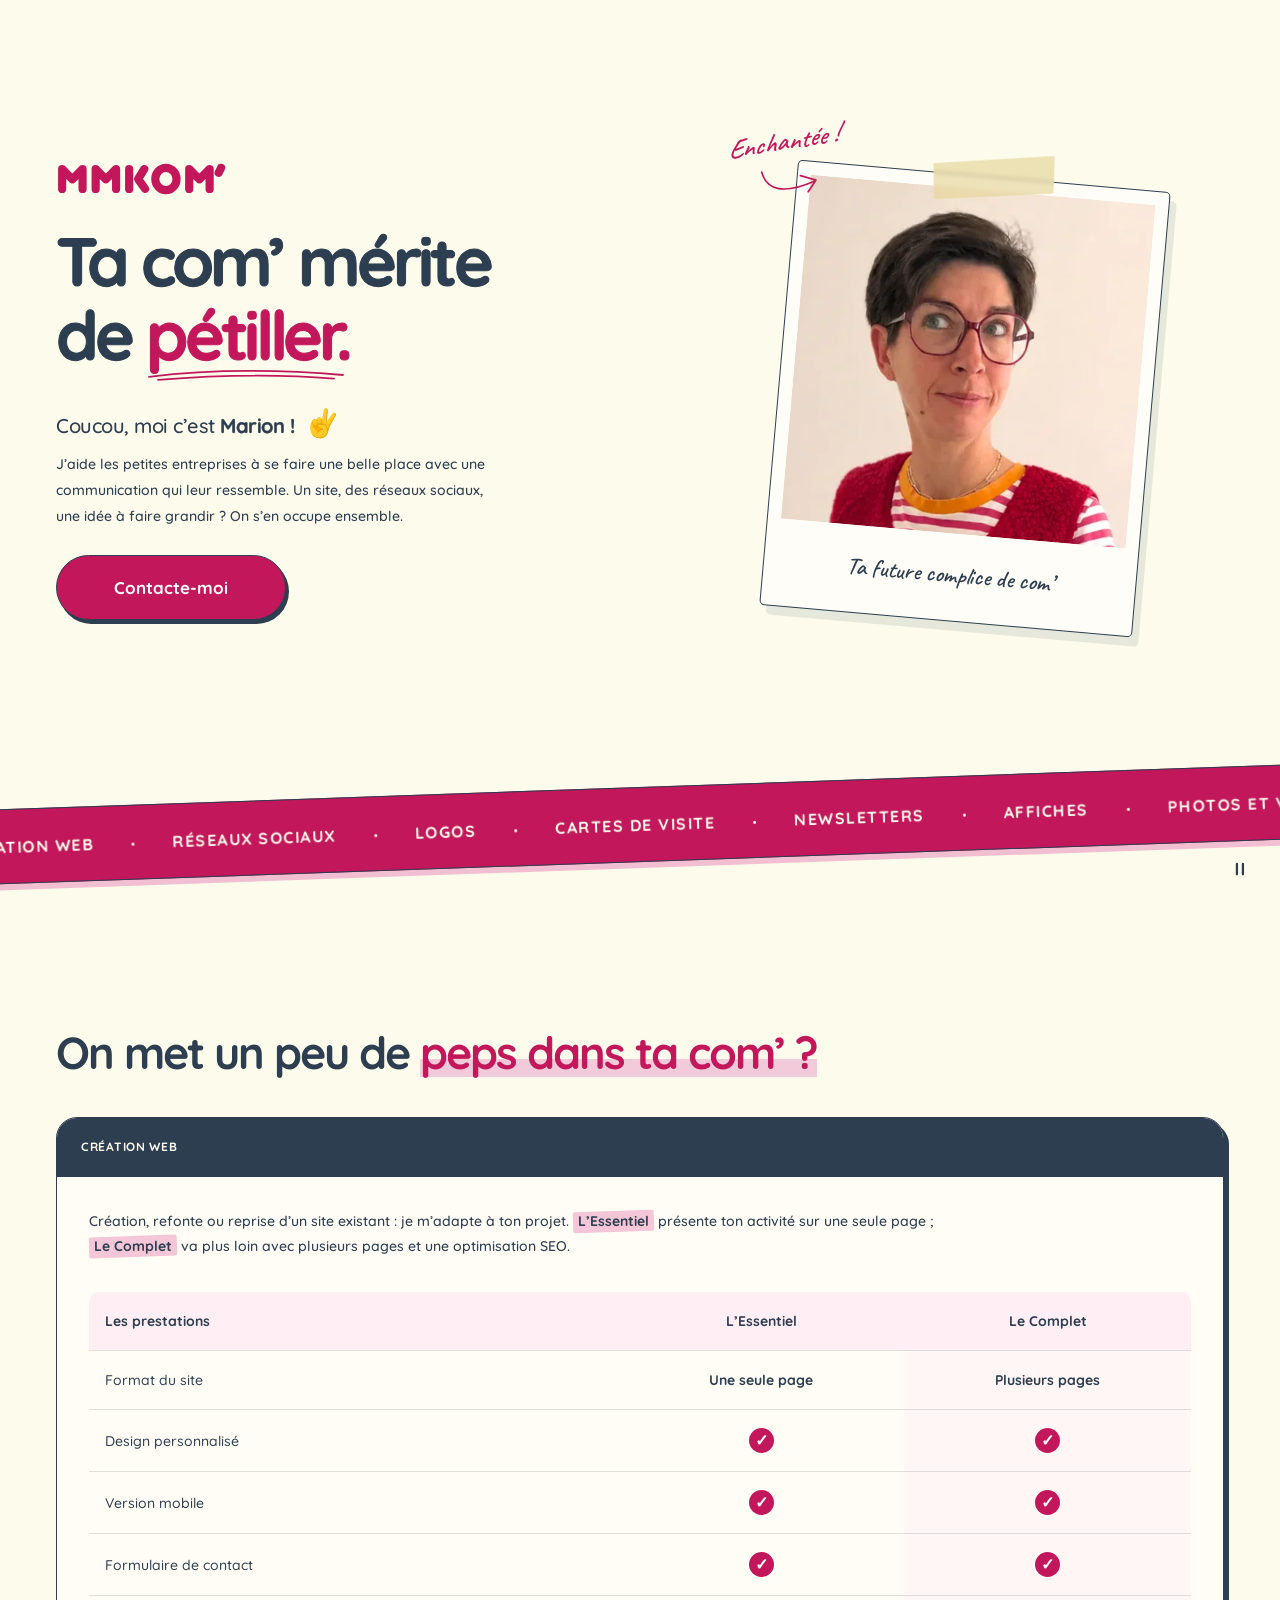
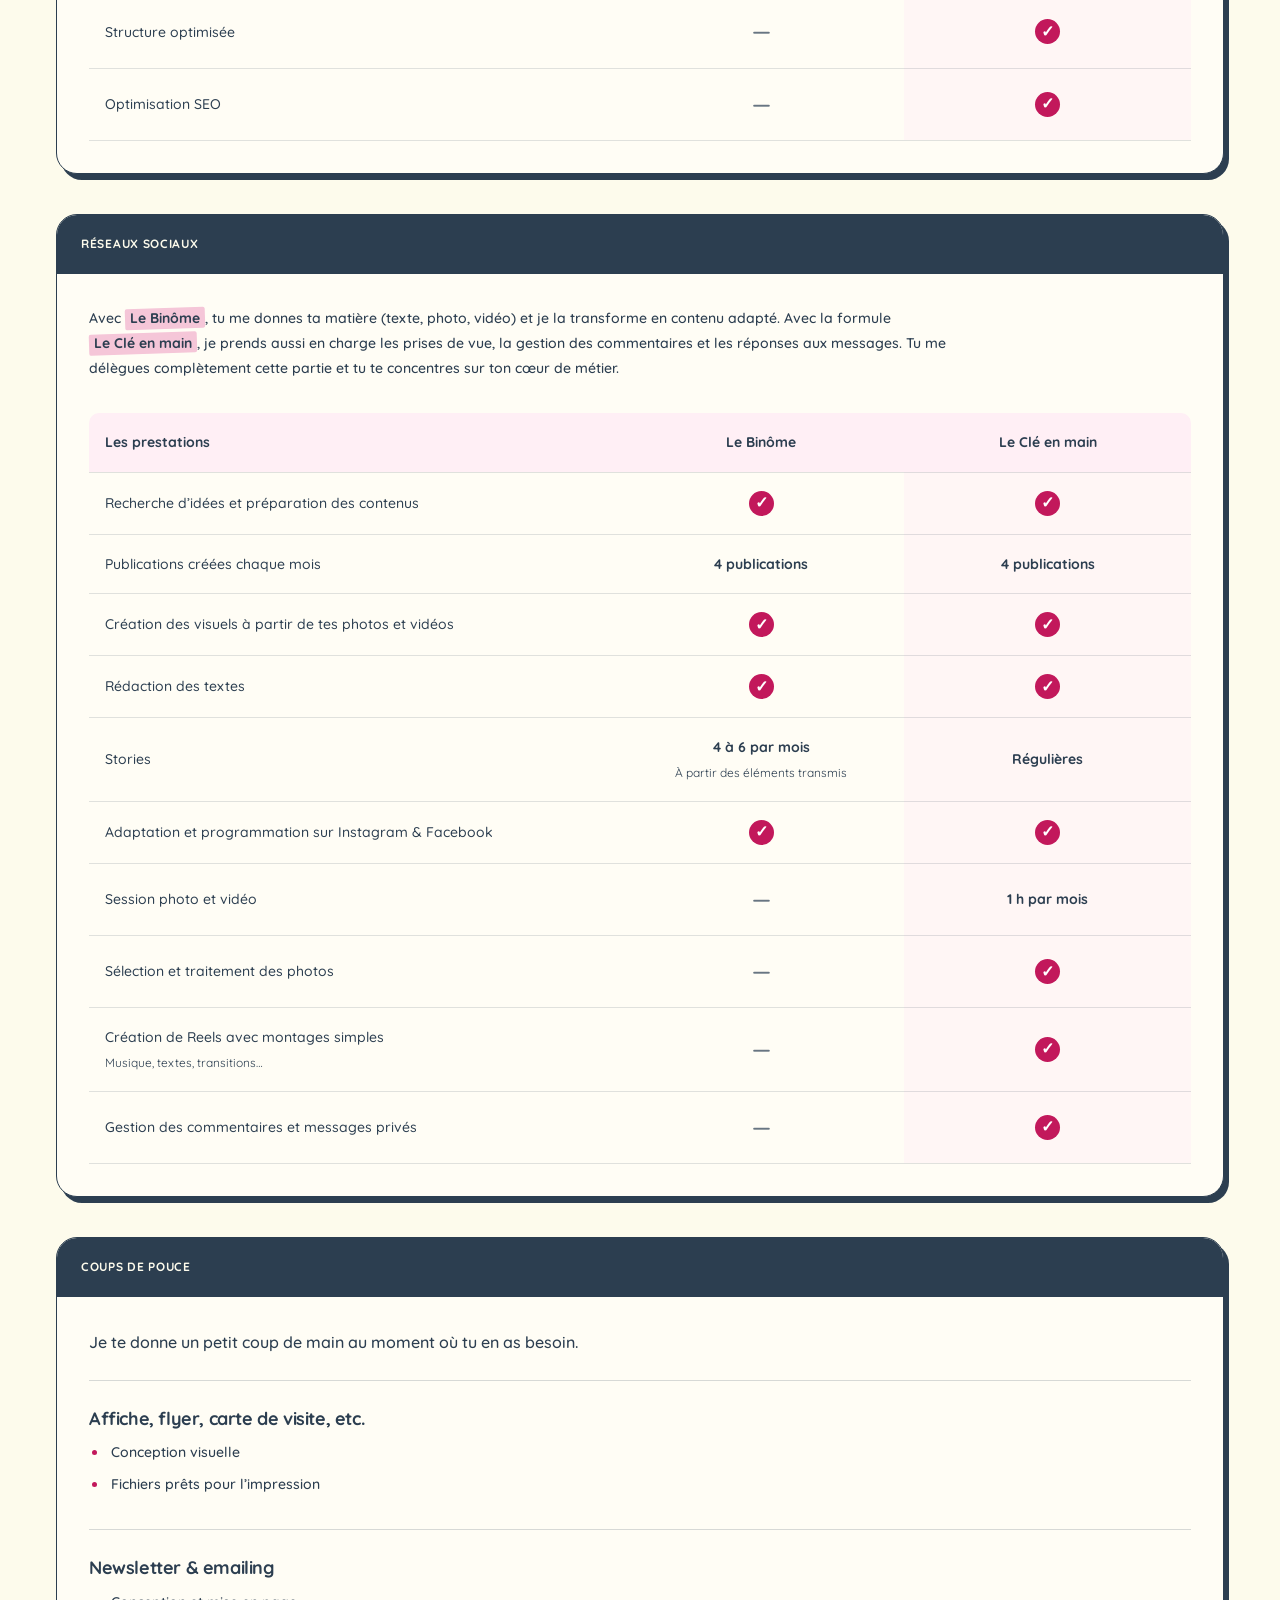
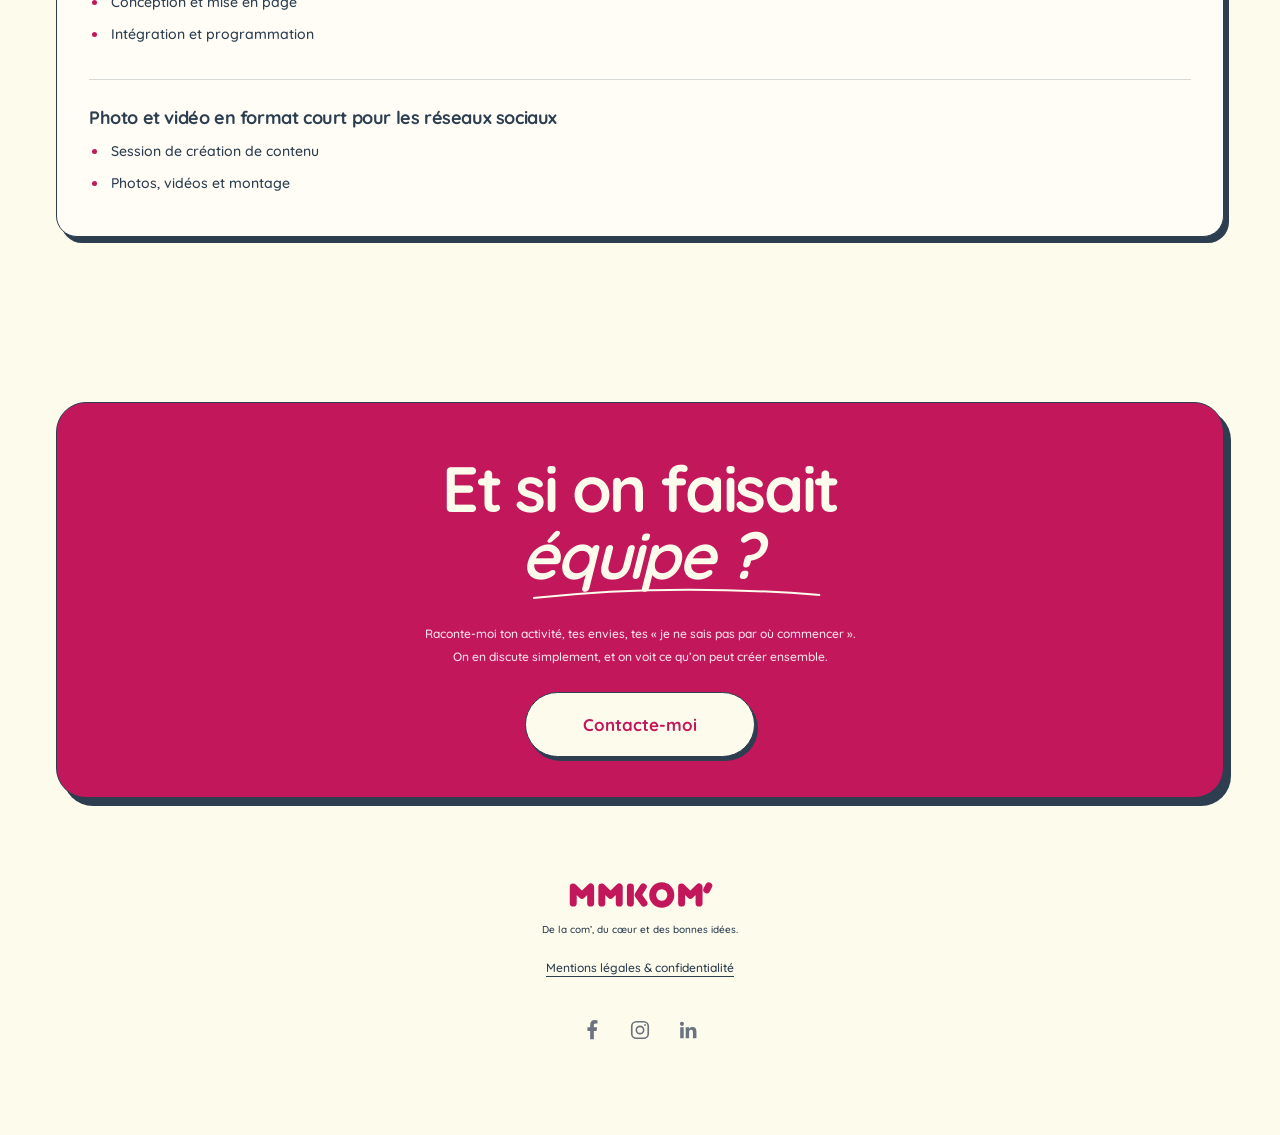
<file: index.html>
<!DOCTYPE html>
<html lang="fr">
<head>
  <meta charset="UTF-8">
  <meta name="viewport" content="width=device-width, initial-scale=1">
  <title>MMKOM'</title>
  <meta name="description" content="Marion accompagne les petites entreprises : création de sites internet, gestion des réseaux sociaux et supports de communication. Parlons de ton projet !">
  <meta name="author" content="Marion Messana Kahlouche — MMKOM'">
  <meta name="robots" content="index, follow, max-image-preview:large">
  <meta name="theme-color" content="#FDFBEC">
  <meta name="color-scheme" content="light">
  <link rel="canonical" href="https://mmkom.fr/">
  <meta property="og:type" content="website">
  <meta property="og:locale" content="fr_FR">
  <meta property="og:site_name" content="MMKOM'">
  <meta property="og:title" content="MMKOM' — Ta com’ mérite de pétiller.">
  <meta property="og:description" content="Sites internet, réseaux sociaux et communication : Marion aide les petites entreprises à se faire une belle place.">
  <meta property="og:url" content="https://mmkom.fr/">
  <meta property="og:image" content="https://mmkom.fr/assets/images/og-mmkom.jpg">
  <meta property="og:image:secure_url" content="https://mmkom.fr/assets/images/og-mmkom.jpg">
  <meta property="og:image:type" content="image/jpeg">
  <meta property="og:image:width" content="1200">
  <meta property="og:image:height" content="630">
  <meta property="og:image:alt" content="MMKOM’ — Ta com’ mérite de pétiller. Création web, communication et réseaux sociaux avec Marion.">
  <meta name="twitter:card" content="summary_large_image">
  <meta name="twitter:title" content="MMKOM' — Ta com’ mérite de pétiller.">
  <meta name="twitter:description" content="Marion, ta complice de communication : sites web, réseaux sociaux et supports de communication.">
  <meta name="twitter:image" content="https://mmkom.fr/assets/images/og-mmkom.jpg">
  <meta name="twitter:image:alt" content="MMKOM’ — Ta com’ mérite de pétiller.">
  <meta name="referrer" content="strict-origin-when-cross-origin">
  <link rel="icon" href="favicon.svg" type="image/svg+xml">
  <link rel="icon" href="assets/icons/favicon-32.png" type="image/png" sizes="32x32">
  <link rel="apple-touch-icon" href="assets/icons/apple-touch-icon.png" sizes="180x180">
  <link rel="manifest" href="site.webmanifest">
  <link rel="preload" href="assets/fonts/quicksand-variable.ttf" as="font" type="font/ttf" crossorigin>
  <link rel="stylesheet" href="style.css">
  <script src="script.js" defer></script>
  <script type="application/ld+json">
  {
    "@context": "https://schema.org",
    "@graph": [
      {
        "@type": "Organization",
        "@id": "https://mmkom.fr/#entreprise",
        "name": "MMKOM'",
        "url": "https://mmkom.fr/",
        "logo": {"@type": "ImageObject", "url": "https://mmkom.fr/assets/icons/company-logo.png", "width": 512, "height": 512},
        "image": "https://mmkom.fr/assets/images/og-mmkom.jpg",
        "email": "mmkom.contact@gmail.com",
        "description": "Création de sites internet, gestion des réseaux sociaux et supports de communication pour les petites entreprises.",
        "founder": {"@type": "Person", "name": "Marion Messana Kahlouche"},
        "contactPoint": {"@type": "ContactPoint", "email": "mmkom.contact@gmail.com", "contactType": "Renseignements et projets", "availableLanguage": "French"},
        "hasOfferCatalog": {"@type": "OfferCatalog", "name": "Prestations de communication", "itemListElement": [
          {"@type": "Offer", "itemOffered": {"@type": "Service", "name": "Création de sites internet"}},
          {"@type": "Offer", "itemOffered": {"@type": "Service", "name": "Gestion des réseaux sociaux"}},
          {"@type": "Offer", "itemOffered": {"@type": "Service", "name": "Supports de communication, newsletters, photos et vidéos"}}
        ]}
      },
      {"@type": "WebSite", "@id": "https://mmkom.fr/#site", "url": "https://mmkom.fr/", "name": "MMKOM'", "inLanguage": "fr-FR", "publisher": {"@id": "https://mmkom.fr/#entreprise"}},
      {"@type": "WebPage", "@id": "https://mmkom.fr/#page", "url": "https://mmkom.fr/", "name": "MMKOM'", "inLanguage": "fr-FR", "isPartOf": {"@id": "https://mmkom.fr/#site"}, "about": {"@id": "https://mmkom.fr/#entreprise"}}
    ]
  }
  </script>
</head>
<body>
<a class="skip-link" href="#main">Aller au contenu</a>
<main id="main"><div class="first-screen"><section class="hero section-width" id="marion" aria-labelledby="hero-title"><div class="hero-copy"><a class="logo hero-logo" href="https://mmkom.fr" aria-label="MMKom’, accueil"><img src="logo.svg" alt="MMKom’" width="416" height="82"></a><h1 id="hero-title">Ta com’ mérite<br>de <span class="pink">pétiller.</span></h1><p class="hero-intro">Coucou, moi c’est <strong>Marion !</strong> <span class="wave" aria-hidden="true">✌</span></p><p class="hero-description">J’aide les petites entreprises à se faire une belle place avec une communication qui leur ressemble. Un site, des réseaux sociaux, une idée à faire grandir ? On s’en occupe ensemble.</p><a class="button hero-cta" href="mailto:mmkom.contact@gmail.com">Contacte-moi</a></div>
<div class="hero-visual"><div class="photo-card"><span class="tape" aria-hidden="true"></span><div class="portrait-placeholder"><picture><source type="image/webp" srcset="assets/images/marion-400.webp 400w, assets/images/marion-800.webp 800w, assets/images/marion-1200.webp 1200w" sizes="(max-width: 760px) min(290px, calc(100vw - 80px)), (max-width: 1050px) 36vw, 348px"><img class="marion-photo" src="assets/images/marion-800.jpg" srcset="assets/images/marion-400.jpg 400w, assets/images/marion-800.jpg 800w, assets/images/marion-1200.jpg 1200w" sizes="(max-width: 760px) min(290px, calc(100vw - 80px)), (max-width: 1050px) 36vw, 348px" alt="Marion Messana Kahlouche, fondatrice de MMKOM’" width="800" height="800" fetchpriority="high" decoding="async"></picture></div><p>Ta future complice de com’</p></div><div class="hello-sticker" aria-hidden="true">Enchantée !<svg viewBox="0 0 70 40"><path d="M3 4q4 34 59 20m-15-9 17 8-11 12"/></svg></div></div></section>
<div class="ribbon-shell">
<div class="ribbon" role="img" aria-label="Création web, réseaux sociaux, logos, cartes de visite, newsletters, affiches, photos et vidéos"><div class="ribbon-track" aria-hidden="true"><div class="ribbon-group"><span>CRÉATION WEB</span><i>·</i><span>RÉSEAUX SOCIAUX</span><i>·</i><span>LOGOS</span><i>·</i><span>CARTES DE VISITE</span><i>·</i><span>NEWSLETTERS</span><i>·</i><span>AFFICHES</span><i>·</i><span>PHOTOS ET VIDÉOS</span><i>·</i></div><div class="ribbon-group"><span>CRÉATION WEB</span><i>·</i><span>RÉSEAUX SOCIAUX</span><i>·</i><span>LOGOS</span><i>·</i><span>CARTES DE VISITE</span><i>·</i><span>NEWSLETTERS</span><i>·</i><span>AFFICHES</span><i>·</i><span>PHOTOS ET VIDÉOS</span><i>·</i></div></div></div>
<button type="button" class="ribbon-toggle" aria-pressed="false" aria-label="Mettre le bandeau en pause" title="Mettre le bandeau en pause" hidden><svg class="pause-icon" viewBox="0 0 24 24" width="18" height="18" aria-hidden="true"><path d="M8 5v14M16 5v14" fill="none" stroke="currentColor" stroke-width="3" stroke-linecap="round"/></svg><svg class="play-icon" viewBox="0 0 24 24" width="18" height="18" aria-hidden="true"><path d="m8 5 11 7-11 7Z" fill="currentColor"/></svg></button>
</div>
</div>
<section class="services section-width" id="prestations" aria-labelledby="services-title"><div class="section-heading"><div><h2 id="services-title">On met un peu de <span class="marker">peps dans ta com’ ?</span></h2></div></div><div class="service-grid">
<article class="service-card web-card">
  <h3 class="card-band" id="web-title">CRÉATION WEB</h3>
  <div class="card-body web-comparison">
    <p class="comparison-intro">Création, refonte ou reprise d’un site existant : je m’adapte à ton projet. <strong class="formula-name">L’Essentiel</strong> présente ton activité sur une seule page ; <strong class="formula-name">Le Complet</strong> va plus loin avec plusieurs pages et une optimisation SEO.</p>
    <table class="comparison-table" aria-label="Comparatif des formules de création web">
      <colgroup><col class="feature-column"><col><col></colgroup>
      <thead><tr><th scope="col">Les prestations</th><th scope="col">L’Essentiel</th><th scope="col">Le Complet</th></tr></thead>
      <tbody>
        <tr><th scope="row">Format du site</th><td><strong>Une seule page</strong></td><td><strong>Plusieurs pages</strong></td></tr>
        <tr><th scope="row">Design personnalisé</th><td><span class="included" aria-label="Inclus">✓</span></td><td><span class="included" aria-label="Inclus">✓</span></td></tr>
        <tr><th scope="row">Version mobile</th><td><span class="included" aria-label="Inclus">✓</span></td><td><span class="included" aria-label="Inclus">✓</span></td></tr>
        <tr><th scope="row">Formulaire de contact</th><td><span class="included" aria-label="Inclus">✓</span></td><td><span class="included" aria-label="Inclus">✓</span></td></tr>
        <tr><th scope="row">Structure optimisée</th><td><span class="not-included" aria-label="Non inclus">—</span></td><td><span class="included" aria-label="Inclus">✓</span></td></tr>
        <tr><th scope="row">Optimisation SEO</th><td><span class="not-included" aria-label="Non inclus">—</span></td><td><span class="included" aria-label="Inclus">✓</span></td></tr>
      </tbody>
    </table>
  </div>
</article>
<article class="service-card social-card">
  <h3 class="card-band" id="social-title">RÉSEAUX SOCIAUX</h3>
  <div class="card-body social-comparison">
    <p class="comparison-intro">Avec <strong class="formula-name">Le Binôme</strong>, tu me donnes ta matière (texte, photo, vidéo) et je la transforme en contenu adapté. Avec la formule <span class="formula-nowrap"><strong class="formula-name">Le Clé en main</strong>,</span> je prends aussi en charge les prises de vue, la gestion des commentaires et les réponses aux messages. Tu me délègues complètement cette partie et tu te concentres sur ton cœur de métier.</p>
    <table class="comparison-table" aria-label="Comparatif des accompagnements réseaux sociaux">
      <colgroup><col class="feature-column"><col><col></colgroup>
      <thead><tr><th scope="col">Les prestations</th><th scope="col">Le Binôme</th><th scope="col">Le Clé en main</th></tr></thead>
      <tbody>
        <tr><th scope="row">Recherche d’idées et préparation des contenus</th><td><span class="included" aria-label="Inclus">✓</span></td><td><span class="included" aria-label="Inclus">✓</span></td></tr>
        <tr><th scope="row">Publications créées chaque mois</th><td><strong>4 publications</strong></td><td><strong>4 publications</strong></td></tr>
        <tr><th scope="row">Création des visuels à partir de tes photos et vidéos</th><td><span class="included" aria-label="Inclus">✓</span></td><td><span class="included" aria-label="Inclus">✓</span></td></tr>
        <tr><th scope="row">Rédaction des textes</th><td><span class="included" aria-label="Inclus">✓</span></td><td><span class="included" aria-label="Inclus">✓</span></td></tr>
        <tr><th scope="row">Stories</th><td><strong>4 à 6 par mois</strong><span class="cell-note">À partir des éléments transmis</span></td><td><strong>Régulières</strong></td></tr>
        <tr><th scope="row">Adaptation et programmation sur Instagram & Facebook</th><td><span class="included" aria-label="Inclus">✓</span></td><td><span class="included" aria-label="Inclus">✓</span></td></tr>
        <tr><th scope="row">Session photo et vidéo</th><td><span class="not-included" aria-label="Non inclus">—</span></td><td><strong>1 h par mois</strong></td></tr>
        <tr><th scope="row">Sélection et traitement des photos</th><td><span class="not-included" aria-label="Non inclus">—</span></td><td><span class="included" aria-label="Inclus">✓</span></td></tr>
        <tr><th scope="row">Création de Reels avec montages simples<span class="cell-note">Musique, textes, transitions…</span></th><td><span class="not-included" aria-label="Non inclus">—</span></td><td><span class="included" aria-label="Inclus">✓</span></td></tr>
        <tr><th scope="row">Gestion des commentaires et messages privés</th><td><span class="not-included" aria-label="Non inclus">—</span></td><td><span class="included" aria-label="Inclus">✓</span></td></tr>
      </tbody>
    </table>
  </div>
</article>
<article class="service-card boost-card">
  <h3 class="card-band" id="boost-title">COUPS DE POUCE</h3>
  <div class="card-body">
    <p class="service-description">Je te donne un petit coup de main au moment où tu en as besoin.</p>
    <section class="offer"><h4>Affiche, flyer, carte de visite, etc.</h4><ul><li>Conception visuelle</li><li>Fichiers prêts pour l’impression</li></ul></section>
    <section class="offer"><h4>Newsletter & emailing</h4><ul><li>Conception et mise en page</li><li>Intégration et programmation</li></ul></section>
    <section class="offer"><h4>Photo et vidéo en format court pour les réseaux sociaux</h4><ul><li>Session de création de contenu</li><li>Photos, vidéos et montage</li></ul></section>
  </div>
</article>
</div></section>
<section class="contact section-width" id="contact" aria-labelledby="contact-title"><div class="contact-inner"><h2 id="contact-title">Et si on faisait<br><span>équipe ?</span><svg viewBox="0 0 300 18" aria-hidden="true"><path d="M4 12Q140-3 291 9"/></svg></h2><p>Raconte-moi ton activité, tes envies, tes « je ne sais pas par où commencer ».<br>On en discute simplement, et on voit ce qu’on peut créer ensemble.</p><a class="button button-cream" id="contact-button" href="mailto:mmkom.contact@gmail.com">Contacte-moi</a><span class="contact-spark" aria-hidden="true">✧</span></div></section></main>
<footer class="site-footer section-width"><a class="logo" href="https://mmkom.fr" aria-label="MMKom’, accueil"><img src="logo.svg" alt="MMKom’" width="416" height="82" loading="lazy"></a><p>De la com’, du cœur et des bonnes idées.</p><a class="legal-link" href="mentions-legales.html">Mentions légales & confidentialité</a><div class="footer-socials"><a class="footer-social-link" href="https://www.facebook.com/people/MMKom/61596401520203/" target="_blank" rel="noopener noreferrer" aria-label="Facebook — Marion"><svg width="22" height="22" viewBox="0 0 24 24" fill="currentColor" aria-hidden="true"><path d="M14 22v-9h3l.5-4H14V7c0-1.2.3-2 2-2h2V1.4A25 25 0 0 0 15 1c-3 0-5 1.8-5 5v3H7v4h3v9z"/></svg></a><a class="footer-social-link" aria-label="Instagram — @mmkom_vercors" href="https://www.instagram.com/mmkom_vercors/" target="_blank" rel="noopener noreferrer"><svg width="22" height="22" viewBox="0 0 24 24" fill="none" stroke="currentColor" stroke-width="1.8" aria-hidden="true"><rect x="3" y="3" width="18" height="18" rx="5"/><circle cx="12" cy="12" r="4"/><circle cx="17.5" cy="6.5" r="1" fill="currentColor" stroke="none"/></svg></a><a class="footer-social-link" href="https://www.linkedin.com/in/marionmessana/" target="_blank" rel="noopener noreferrer" aria-label="LinkedIn — Marion Messana"><svg width="22" height="22" viewBox="0 0 24 24" fill="currentColor" aria-hidden="true"><path d="M5.4 7.5a2.2 2.2 0 1 0 0-4.4 2.2 2.2 0 0 0 0 4.4ZM3.5 9h3.8v12H3.5zM9.5 9h3.6v1.6h.1c.5-.9 1.7-1.9 3.5-1.9 3.8 0 4.5 2.4 4.5 5.5V21h-3.8v-6c0-1.4 0-3.2-2-3.2s-2.2 1.5-2.2 3.1V21H9.5z"/></svg></a></div></footer>
<dialog id="contact-dialog" data-contact-popup aria-labelledby="dialog-title" aria-describedby="dialog-description">
  <button class="dialog-close" type="button" aria-label="Fermer la fenêtre de contact">×</button>
  <h2 id="dialog-title">Parlons de ton projet !</h2>
  <p id="dialog-description">Une première discussion, sans engagement.<br>Juste toi et moi.</p>
  <input class="contact-email" type="text" value="mmkom.contact@gmail.com" readonly aria-label="Adresse email de Marion, sélectionnable pour copier" spellcheck="false" autocomplete="off">
</dialog></body></html>
</file>
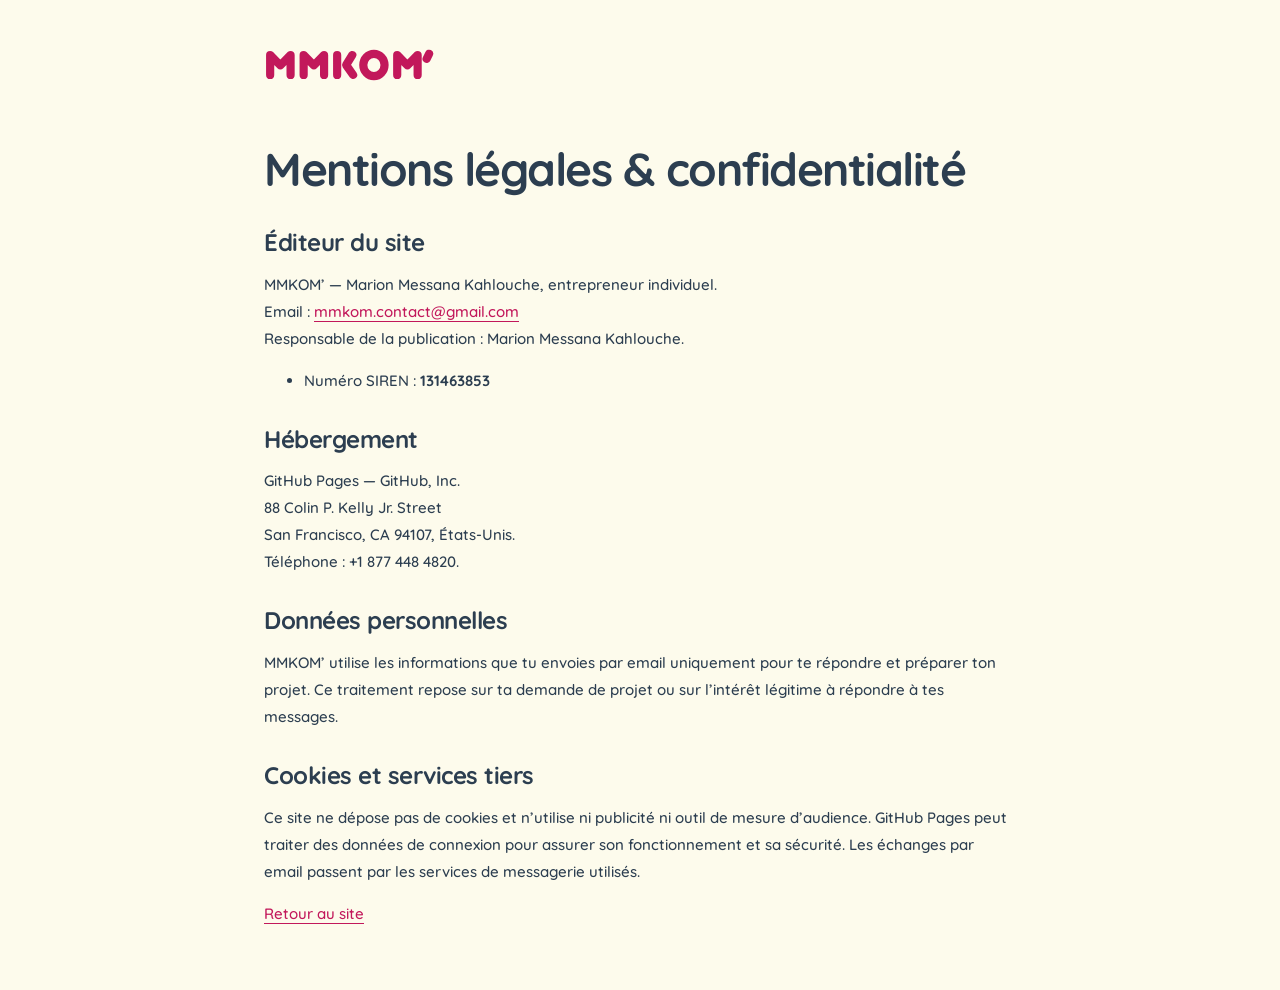
<file: mentions-legales.html>
<!DOCTYPE html>
<html lang="fr">
<head><meta charset="UTF-8"><meta name="viewport" content="width=device-width, initial-scale=1"><title>Mentions légales & confidentialité — MMKOM'</title><meta name="robots" content="noindex, follow"><meta name="description" content="Éditeur, hébergement et protection des données personnelles du site MMKOM’."><link rel="canonical" href="https://mmkom.fr/mentions-legales.html"><link rel="icon" href="favicon.svg"><link rel="stylesheet" href="style.css"></head>
<body><a class="skip-link" href="#main">Aller au contenu</a><main id="main" class="legal-page"><a class="logo" href="./" aria-label="MMKom’, retour à l’accueil"><img src="logo.svg" width="416" height="82" alt="MMKom’"></a><h1>Mentions légales & confidentialité</h1>
<h2>Éditeur du site</h2>
<p>MMKOM’ — Marion Messana Kahlouche, entrepreneur individuel.<br>Email : <a href="mailto:mmkom.contact@gmail.com">mmkom.contact@gmail.com</a><br>Responsable de la publication : Marion Messana Kahlouche.</p>
<ul><li>Numéro SIREN : <strong>131463853</strong></li></ul>
<h2>Hébergement</h2>
<p>GitHub Pages — GitHub, Inc.<br>
88 Colin P. Kelly Jr. Street<br>
San Francisco, CA 94107, États-Unis.<br>
Téléphone : +1 877 448 4820.</p>
<h2>Données personnelles</h2><p>MMKOM’ utilise les informations que tu envoies par email uniquement pour te répondre et préparer ton projet. Ce traitement repose sur ta demande de projet ou sur l’intérêt légitime à répondre à tes messages.</p>
<h2>Cookies et services tiers</h2><p>Ce site ne dépose pas de cookies et n’utilise ni publicité ni outil de mesure d’audience. GitHub Pages peut traiter des données de connexion pour assurer son fonctionnement et sa sécurité. Les échanges par email passent par les services de messagerie utilisés.</p>
<p><a href="./">Retour au site</a></p></main></body></html>
</file>
<file: style.css>
:root{--pink:#C2185B;--blush:#FFEFF5;--ink:#2C3E50;--cream:#FDFBEC;--line:#e7d8db;--font:'Quicksand','Canva Sans',sans-serif}*{box-sizing:border-box}html{scroll-behavior:smooth;scroll-padding-top:30px}body{margin:0;background:var(--cream);color:var(--ink);font-family:var(--font);font-size:15px;-webkit-font-smoothing:antialiased}a{color:inherit}button{font:inherit}a,button,summary{-webkit-tap-highlight-color:transparent}button,a,summary{touch-action:manipulation}a:focus-visible,button:focus-visible,summary:focus-visible{outline:3px solid var(--pink);outline-offset:6px}::selection{background:var(--pink);color:white}.section-width{width:min(1180px,calc(100% - 112px));margin-inline:auto}.site-header{max-width:1440px;margin:auto;padding:30px 56px;display:flex;align-items:center;justify-content:space-between;border-bottom:1px solid #2c3e5014}.logo{text-decoration:none;font-size:33px;font-weight:900;letter-spacing:-2px;color:var(--pink);display:inline-flex;align-items:baseline;position:relative}.logo>span{font-size:42px;line-height:.7}.logo i{width:7px;height:7px;border-radius:50%;background:var(--pink);margin-left:5px}.site-header nav{display:flex;align-items:center;gap:35px}.site-header nav>a:not(.button){font-size:12px;font-weight:550;text-decoration:none}.site-header nav>a:not(.button):hover{color:var(--pink)}.button{border:1px solid var(--pink);background:var(--pink);color:white;text-decoration:none;display:inline-flex;justify-content:center;align-items:center;gap:26px;min-height:53px;padding:15px 23px;border-radius:7px;font-size:12px;font-weight:650;cursor:pointer;transition:transform .2s,box-shadow .2s}.button>span{font-size:23px;font-weight:400;line-height:1}.button:hover{transform:translateY(-3px);box-shadow:4px 5px 0 #2c3e5020}.button-small{min-height:43px;padding:10px 18px;font-size:12px;gap:22px}.hero{display:grid;grid-template-columns:1.13fr 1fr;gap:65px;align-items:center;padding-top:79px;padding-bottom:91px}.eyebrow{font-size:9px;letter-spacing:1.65px;font-weight:750;line-height:1.8}.hero .eyebrow{display:flex;align-items:center;gap:9px;letter-spacing:1.1px}.little-spark{font-size:23px;color:var(--pink);line-height:1}h1{font-size:clamp(50px,5.3vw,76px);font-weight:850;letter-spacing:-4.1px;line-height:1.1;margin:24px 0 28px}.pink{color:var(--pink)}.highlight{position:relative;color:var(--pink);display:inline-block}.highlight svg{position:absolute;bottom:-12px;left:-3px;width:103%;height:21px;fill:none;stroke:var(--pink);stroke-width:3;stroke-linecap:round}.hero-intro{font-size:20px;margin:32px 0 12px;letter-spacing:-.5px}.hero-intro strong{font-weight:750}.wave{color:var(--pink);display:inline-block;transform:rotate(15deg);font-size:28px;margin-left:5px}.hero-description{max-width:435px;font-size:14px;line-height:1.85;margin:0 0 25px}.hero-footnote{font-size:10px;margin:17px 0 0;color:#5b6670}.hero-footnote span{font-size:16px;margin-right:5px;color:var(--pink)}.hero-visual{position:relative;max-width:425px;width:100%;justify-self:center;padding:15px 18px 0}.photo-card{position:relative;background:#fffdf8;padding:13px 13px 0;box-shadow:0 8px 25px #54233114;transform:rotate(5deg);border:1px solid #e8e1d4}.portrait-placeholder{height:345px;background:#f5c9d9;position:relative;overflow:hidden;display:flex;justify-content:center;align-items:flex-end}.portrait{width:100%;height:100%;position:absolute;bottom:0;opacity:.9}.portrait-dot{position:absolute;border:1px solid #c2185b38;border-radius:50%;width:230px;height:230px}.dot-one{top:-110px;right:-75px}.dot-two{left:-126px;bottom:0;width:260px;height:260px}.photo-label{z-index:1;background:#fff8f0e8;padding:8px 13px;font-size:8px;letter-spacing:1.6px;margin-bottom:17px;border-radius:3px}.photo-card>p{text-align:center;font-size:13px;font-weight:550;padding:2px 0 7px;letter-spacing:-.3px}.photo-card>p span{font-size:22px;margin-left:10px;color:var(--pink)}.tape{position:absolute;top:-14px;left:36%;width:110px;height:33px;background:#f4e7b8a6;transform:rotate(-9deg);z-index:2;backdrop-filter:blur(2px);clip-path:polygon(2% 0,99% 4%,96% 100%,0 92%)}.flower{width:100px;height:100px;color:var(--pink)}.flower-top{position:absolute;right:-24px;top:-26px;z-index:3;transform:rotate(15deg)}.round-sticker{position:absolute;left:-32px;bottom:-17px;width:116px;height:116px;background:var(--pink);color:var(--cream);border-radius:50%;display:flex;flex-direction:column;justify-content:center;align-items:center;gap:5px;transform:rotate(-12deg);border:1px dashed #ffeff58c;outline:6px solid var(--pink);font-size:11px}.round-sticker b{font-size:17px;letter-spacing:-.5px}.hello-sticker{position:absolute;top:-20px;left:-28px;font-size:16px;font-style:italic;font-weight:550;transform:rotate(-9deg);color:var(--pink)}.hello-sticker svg{width:60px;height:40px;display:block;margin:4px 0 0 28px;fill:none;stroke:var(--pink);stroke-width:2;stroke-linecap:round;stroke-linejoin:round}.visual-spark{position:absolute;right:-34px;bottom:-20px;color:var(--pink);font-size:66px}.ribbon{background:var(--pink);color:var(--cream);padding:20px 0;overflow:hidden;transform:rotate(-1.5deg);margin:8px -0px 0}.ribbon>div{display:flex;align-items:center;gap:40px;width:max-content;margin-left:-20px}.ribbon span{font-size:13px;font-weight:750;letter-spacing:2px;white-space:nowrap}.ribbon i{font-style:normal;font-size:25px;line-height:1}.services{padding-block:92px 70px}.section-heading{display:flex;justify-content:space-between;align-items:flex-end;gap:30px;margin-bottom:35px}.section-heading .eyebrow{color:var(--pink);margin:0 0 12px}h2{font-size:46px;line-height:1.12;letter-spacing:-2px;margin:0;font-weight:800}.section-heading>p{font-size:13px;line-height:1.85;margin:0 0 5px}.service-grid{display:grid;grid-template-columns:repeat(3,minmax(0,1fr));gap:20px;align-items:start}.service-card{border:1px solid #decbd0;padding:27px 25px 0;border-radius:12px;overflow:hidden}.web-card{background:var(--blush)}.social-card{background:#f5cada}.boost-card{background:#f6f1da}.card-top{display:flex;align-items:center;justify-content:space-between;margin-bottom:30px}.service-icon{width:47px;height:47px;color:var(--pink)}.service-icon svg{width:100%;height:100%;fill:none;stroke:currentColor;stroke-width:1.7;stroke-linecap:round;stroke-linejoin:round}.service-number{font-size:11px;font-weight:550;opacity:.65}.card-kicker{font-size:8px;font-weight:750;letter-spacing:1.25px;color:var(--pink);margin:0 0 11px}.service-card h3{font-size:31px;letter-spacing:-1.2px;line-height:1.14;font-weight:800;margin:0 0 17px}.service-card h3+p{font-size:12px;line-height:1.85;margin:0 0 20px;min-height:88px}.tags{display:flex;flex-wrap:wrap;gap:6px;min-height:48px;align-content:start}.tags span{font-size:8px;border:1px solid #2c3e5030;border-radius:30px;padding:5px 8px}.card-price{font-size:10px;margin:19px 0 22px}.card-price strong{display:block;font-size:27px;font-weight:750;letter-spacing:-1px;margin-top:6px}.card-price small{font-size:10px;font-weight:500;letter-spacing:0}.service-card details{border-top:1px solid #2c3e5029}.service-card summary{list-style:none;cursor:pointer;display:flex;align-items:center;justify-content:space-between;font-size:11px;font-weight:650;min-height:57px;gap:8px}.service-card summary::-webkit-details-marker{display:none}.service-card summary>span{font-size:23px;font-weight:400;transition:transform .2s}.service-card details[open] summary>span{transform:rotate(45deg)}.details-content{padding-bottom:15px}.details-content h4{font-size:12px;line-height:1.6;margin:10px 0 5px;color:var(--pink)}.details-content p{font-size:11px;line-height:1.8;margin:0 0 15px}.price-note{font-size:9px;line-height:1.8;opacity:.75;margin-top:17px}.custom-note{font-size:11px;text-align:center;margin:35px 0 0;line-height:1.8}.custom-note>span{font-size:22px;color:var(--pink);vertical-align:middle;margin-right:9px}.custom-note a{text-underline-offset:4px;font-weight:650}.contact{background:var(--pink);color:var(--cream);overflow:hidden}.contact-inner{position:relative;text-align:center;padding-top:60px;padding-bottom:52px}.contact .eyebrow{font-size:9px;letter-spacing:1.9px;margin-bottom:18px}.contact h2{font-size:64px;line-height:1.05;letter-spacing:-2.6px;position:relative;display:inline-block}.contact h2>span{font-style:italic;font-weight:650}.contact h2 svg{position:absolute;bottom:-15px;left:20%;width:80%;height:18px;stroke:var(--cream);stroke-width:2;fill:none}.contact h2+p{font-size:12px;line-height:1.9;margin:34px 0 23px;color:#ffeff5ed}.button-cream{background:var(--cream);color:var(--pink);border-color:var(--cream);min-width:185px}.contact .contact-note{font-size:9px;margin:17px 0 0;opacity:.85}.contact-doodle{position:absolute;left:7%;top:100px;font-size:140px;font-weight:400;transform:rotate(10deg);color:#ec8db0}.contact-spark{position:absolute;right:8%;bottom:82px;font-size:100px;color:#ec8db0}.site-footer{display:flex;align-items:center;justify-content:space-between;gap:20px;padding-block:28px}.site-footer .logo{font-size:26px}.site-footer .logo>span{font-size:33px}.site-footer p{font-size:10px}.site-footer>span{font-size:9px}dialog{border:1px solid #e5bdcd;border-radius:16px;background:var(--cream);color:var(--ink);padding:45px 35px;text-align:center;max-width:440px;width:calc(100% - 40px)}dialog::backdrop{background:#2c3e508c;backdrop-filter:blur(4px)}dialog h2{font-size:29px;letter-spacing:-1px;margin:14px 0}dialog p{font-size:14px;line-height:1.8}dialog .dialog-note{font-size:11px;margin-bottom:23px}.dialog-flower{font-size:45px;color:var(--pink)}.dialog-close{position:absolute;right:14px;top:9px;background:none;border:none;color:var(--ink);font-size:28px;cursor:pointer;padding:5px}.skip-link{position:fixed;left:15px;top:-100px;background:var(--ink);color:white;z-index:20;padding:15px}.skip-link:focus{top:10px}@media(min-width:1440px){.hero{padding-block:95px 105px;gap:85px}.portrait-placeholder{height:370px}}@media(max-width:1050px){.section-width{width:calc(100% - 70px)}.site-header{padding:25px 35px}.hero{gap:40px}.hero-visual{padding-right:15px}.portrait-placeholder{height:310px}.flower-top{right:-15px;width:80px}.hero .eyebrow{font-size:7px}h1{font-size:59px;letter-spacing:-3px}.hero-description{font-size:13px}.hero .button{font-size:10px;padding-inline:17px;gap:12px}.hello-sticker{left:-12px}.service-card{padding-inline:19px}.service-card h3{font-size:28px}.tags{min-height:64px}.service-card h3+p{min-height:110px}.card-kicker{font-size:7px}.contact-doodle{left:0}.contact-spark{right:1%}}@media(max-width:760px){.section-width{width:calc(100% - 40px)}.site-header{padding:19px 20px}.logo{font-size:28px}.logo>span{font-size:35px}.site-header nav{gap:15px}.site-header nav>a:not(.button){display:none}.button-small{min-height:39px;font-size:10px;padding:8px 13px;gap:15px}.hero{grid-template-columns:1fr;padding-top:40px;padding-bottom:65px;gap:55px}.hero .eyebrow{font-size:7px;letter-spacing:.8px}.hero-copy{max-width:520px}h1{font-size:clamp(48px,10vw,69px);letter-spacing:-3px;margin-block:19px 25px}.hero-intro{font-size:20px}.hero-description{font-size:13px;max-width:440px}.hero .button{font-size:11px;gap:17px}.hero-footnote{font-size:9px}.hero-visual{max-width:340px;padding:0 20px;margin-bottom:15px}.portrait-placeholder{height:300px}.photo-card>p{font-size:11px}.flower-top{right:-4px;top:-30px;width:80px;height:80px}.round-sticker{left:0;width:97px;height:97px;font-size:9px;bottom:-22px}.round-sticker b{font-size:15px}.hello-sticker{left:-7px;top:-21px;font-size:14px}.visual-spark{right:-5px;font-size:55px;bottom:-27px}.ribbon{padding-block:17px}.ribbon>div{gap:25px}.ribbon span{font-size:10px;letter-spacing:1.5px}.ribbon i{font-size:20px}.services{padding-block:58px 45px}.section-heading{display:block;margin-bottom:28px}.section-heading .eyebrow{font-size:7px;letter-spacing:1px}h2{font-size:37px;letter-spacing:-1.6px}.section-heading>p{font-size:12px;margin-top:19px}.desktop-break{display:none}.service-grid{grid-template-columns:1fr;gap:17px}.service-card{padding:25px 25px 0}.card-top{margin-bottom:22px}.service-card h3{font-size:33px}.card-kicker{font-size:8px}.service-card h3+p{font-size:13px;min-height:0;max-width:430px}.tags{min-height:0}.tags span{font-size:9px}.card-price{margin-block:24px 20px}.card-price strong{font-size:28px}.service-card summary{font-size:12px}.details-content h4{font-size:13px}.details-content p{font-size:12px}.price-note{font-size:9px}.custom-note{font-size:10px;padding-inline:12px}.custom-note a{display:block}.contact-inner{padding-block:45px}.contact .eyebrow{font-size:7px;letter-spacing:1px}.contact h2{font-size:55px}.contact h2+p{font-size:12px;max-width:340px;margin-inline:auto}.contact h2+p br{display:none}.contact-doodle{font-size:65px;top:99px;left:-10px;opacity:.65}.contact-spark{font-size:56px;right:-3px;bottom:145px;opacity:.65}.contact .contact-note{font-size:8px}.site-footer{flex-wrap:wrap;gap:12px;padding-block:25px}.site-footer p{width:100%;order:3;margin:0;font-size:9px}.site-footer>span{font-size:8px}}@media(prefers-reduced-motion:reduce){html{scroll-behavior:auto}*,*::before,*::after{transition:none!important;animation:none!important}}

@font-face{font-family:Quicksand;src:url('assets/fonts/quicksand-variable.ttf') format('truetype');font-style:normal;font-weight:300 700;font-display:swap}
@font-face{font-family:Caveat;src:url('assets/fonts/caveat-latin.woff2') format('woff2');font-style:normal;font-weight:500 700;font-display:swap}
body .logo{font-family:'Fredoka',sans-serif;font-weight:700;font-size:40px;letter-spacing:1px;line-height:1.1}
body .site-footer .logo{font-size:34px}
html body{overflow-x:clip;font-weight:550}
body .hero-intro strong{font-weight:700;-webkit-text-stroke:.35px currentColor}
body .first-screen{display:flex;flex-direction:column;min-height:100vh;min-height:100svh;padding-bottom:var(--section-space)}
body .first-screen .hero{flex:1 0 auto}
body .first-screen .ribbon{flex:0 0 auto}
html body .first-screen + .services{padding-top:0}
@media(max-width:760px){body .first-screen{padding-bottom:85px}}
body .services .comparison-intro{font-size:14px;line-height:1.8;min-height:0;margin:0 0 32px;max-width:900px}
body .formula-name{position:relative;display:inline-block;isolation:isolate;font-weight:800;padding:0 5px;white-space:nowrap}
body .formula-nowrap{white-space:nowrap}
body .formula-name::before{content:"";position:absolute;inset:2px 0;background:#f5c6d8;transform:rotate(-2deg);border-radius:2px;z-index:-1;pointer-events:none}
@media(max-width:760px){body .services .comparison-intro{font-size:14px;margin-bottom:24px}}
body .services .comparison-table thead th{background:var(--blush);color:var(--ink)}
html body .services .boost-card .card-body{grid-template-columns:minmax(0,1fr)}
body .services .web-card .card-body.web-comparison{display:block}
body .web-comparison .plan-intros{display:grid;grid-template-columns:1fr 1fr;gap:32px;margin:28px 0 36px}
body .web-comparison .plan-intros section{padding:24px;background:var(--blush);border-radius:14px}
body .web-comparison .plan-intros h3{font-size:23px;margin:0 0 12px}
body .web-comparison .plan-intros p{font-size:14px;line-height:1.8;margin:0}
body .services .web-comparison .offer-followup{margin-top:28px}
@media(max-width:760px){body .services .web-card .web-comparison{padding:24px 14px}body .web-comparison .plan-intros{grid-template-columns:1fr;gap:14px;margin-block:24px}body .web-comparison .plan-intros section{padding:20px}}
body .services .service-grid{grid-template-columns:minmax(0,1fr);gap:40px}
body .services .service-card .card-body{display:grid;grid-template-columns:repeat(2,minmax(0,1fr));gap:24px 36px;padding:32px}
body .services .service-card .service-description{grid-column:1 / -1;min-height:0;margin:0;font-size:16px}
body .services .service-card .offer{margin:0}
body .services .web-card .offer-followup{grid-column:1 / -1}
body .services .boost-card .card-body{grid-template-columns:repeat(3,minmax(0,1fr))}
body .services .social-card .social-comparison{display:block}
body .social-comparison .plan-intros{display:grid;grid-template-columns:1fr 1fr;gap:32px;margin:28px 0 36px}
body .social-comparison .plan-intros section{padding:24px;background:var(--blush);border-radius:14px}
body .social-comparison .plan-intros h3{font-size:23px;margin:0 0 12px}
body .social-comparison .plan-intros p{font-size:14px;line-height:1.8;margin:0}
body .comparison-table{width:100%;border-collapse:collapse;table-layout:fixed;font-size:14px;line-height:1.6}
body .comparison-table caption{text-align:left;font-size:21px;font-weight:750;margin-bottom:22px;letter-spacing:-.6px}
body .comparison-table .feature-column{width:48%}
body .comparison-table th,body .comparison-table td{padding:18px 16px;border-bottom:1px solid #2c3e5025;vertical-align:middle;overflow-wrap:anywhere}
body .comparison-table thead th{background:var(--ink);color:var(--cream);font-size:14px;font-weight:700;text-align:center}
body .comparison-table thead th:first-child{text-align:left;border-radius:10px 0 0 0}
body .comparison-table thead th:last-child{border-radius:0 10px 0 0}
body .comparison-table tbody th{text-align:left;font-weight:500}
body .comparison-table td{text-align:center}
body .comparison-table td:last-child{background:#ffeff580}
body .comparison-table .included{display:inline-flex;align-items:center;justify-content:center;background:var(--pink);color:white;border-radius:50%;width:25px;height:25px;font-size:16px;font-weight:700}
body .comparison-table .not-included{color:#687582;font-size:22px}
body .comparison-table strong{font-size:14px;font-weight:700}
body .cell-note{display:block;font-size:12px;line-height:1.6;font-weight:400;margin-top:5px}
body .client-contributions{display:grid;grid-template-columns:1fr 1fr;gap:24px;margin-top:36px}
body .client-contributions>h3{grid-column:1 / -1;font-size:21px;margin:0}
body .client-contributions section{border:1px solid #2c3e5030;border-radius:14px;padding:24px}
body .client-contributions h4{font-size:15px;margin:0 0 14px;line-height:1.6}
body .client-contributions ul{font-size:14px;line-height:1.8;padding-left:19px;margin:0}
body .client-contributions li+li{margin-top:10px}
@media(max-width:760px){body .services .service-card .card-body,body .services .boost-card .card-body{grid-template-columns:minmax(0,1fr);padding:24px;gap:24px}body .services .social-card .social-comparison{padding:24px 14px}body .social-comparison .plan-intros{grid-template-columns:1fr;gap:14px;margin-block:24px}body .social-comparison .plan-intros section{padding:20px}body .comparison-table{font-size:12px}body .comparison-table .feature-column{width:46%}body .comparison-table th,body .comparison-table td{padding:14px 6px}body .comparison-table thead th,body .comparison-table strong{font-size:11px}body .comparison-table caption{font-size:19px;margin-bottom:18px}body .cell-note{font-size:10px}body .client-contributions{grid-template-columns:1fr;gap:16px;margin-top:28px}body .client-contributions section{padding:19px}}
@media(max-width:760px){html body .hero .hero-logo{margin-top:20px;margin-bottom:32px}}
@media(max-width:760px){html body{--section-space:70px}body .services .service-grid{gap:36px}html body .site-footer{padding-block:60px}html body .hero{padding-bottom:75px}html body .services{padding-top:85px}}
@media(max-width:760px){body .hero{grid-template-columns:minmax(0,1fr)}body .hero-copy{width:100%;max-width:none;min-width:0;text-align:center}body .hero-description{margin-inline:auto}body #hero-title{font-size:clamp(36px,9.5vw,69px)}}
body .logo img{display:block;width:170px;height:auto;max-width:100%}
body .site-footer .logo img{width:145px}
body{--section-space:165px}
body .services{padding-block:var(--section-space)}
body .services .section-heading{margin-bottom:40px}
body .contact{margin-bottom:0}
body .site-footer{padding-block:calc(var(--section-space) / 2)}
@media(min-width:761px){body #services-title{font-size:clamp(28px,3.5vw,46px);white-space:nowrap}}
@media(max-width:760px){body{--section-space:45px}body .services .section-heading{margin-bottom:28px}body #services-title{font-size:clamp(23px,6.2vw,34px);line-height:1.3}}
body .service-card .card-band{background:var(--ink);color:var(--cream)}
html body,html body *{-webkit-user-select:text;user-select:text}
body #contact-dialog[data-contact-popup] input.contact-email{-webkit-user-select:text;user-select:text}
body .logo i{display:none}
body .site-footer{flex-direction:column;align-items:center;justify-content:center;gap:14px;text-align:center}
body .site-footer p{margin:0}
html{overflow-x:hidden}
@media(max-width:760px){html body{overflow-x:hidden}body .hero{padding-top:36px}body .hero-visual{min-width:0}body #main{overflow-x:clip}}
body .hero{padding-top:160px}
body .hero{padding-bottom:165px}
@media(max-width:760px){body .hero{padding-bottom:45px}}
@media(max-width:760px){body .hero{padding-top:36px}}
@media(max-width:760px){body .hero .hero-cta{display:flex;width:fit-content;max-width:100%;margin-inline:auto}}
@media(max-width:760px){body .hero .hero-logo{display:flex;width:fit-content;margin-inline:auto}}
body .marion-photo{display:block;width:100%;height:100%;object-fit:cover;object-position:center}
body #contact-dialog[data-contact-popup]{max-width:560px;width:calc(100% - 48px);padding:60px 40px;margin:auto}
body #contact-dialog[data-contact-popup] h2{margin:0 0 24px}
body #contact-dialog[data-contact-popup] #dialog-description{margin:0 0 32px}
body #contact-dialog[data-contact-popup] .contact-email{margin-bottom:8px}
body #contact-dialog[data-contact-popup] input.contact-email{width:100%;border:0;background:transparent;text-align:center;font-family:inherit;padding:12px 0;cursor:text;text-decoration:none;user-select:text;-webkit-user-select:text;border-radius:4px}
body #contact-dialog input.contact-email:focus{outline:none}
body #contact-dialog input.contact-email:focus-visible{outline:2px solid var(--pink);outline-offset:5px}
@media(max-width:760px){body #contact-dialog[data-contact-popup]{padding:48px 24px}}
body #contact-dialog .email-label{font-size:12px;margin:25px 0 8px}
body #contact-dialog .contact-email{display:block;font-size:clamp(16px,4.6vw,23px);font-weight:700;color:var(--pink);text-underline-offset:5px;overflow-wrap:anywhere;user-select:all}
body #contact-dialog .dialog-actions{display:flex;flex-direction:column;gap:18px;margin-top:28px;align-items:center}
body #contact-dialog .dialog-actions .button{font-size:14px;padding:16px 24px}
body #contact-dialog .copy-email{background:none;border:0;text-decoration:underline;text-underline-offset:4px;color:var(--ink);font-size:13px;padding:8px;cursor:pointer}
body #contact-dialog .copy-status{font-size:12px;color:var(--pink);min-height:22px;margin:16px 0 10px}
body #contact-dialog .dialog-note{font-size:11px;line-height:1.8;margin-bottom:0}
body .service-grid{gap:28px;align-items:stretch}
body .service-card .card-band{font-size:12px;letter-spacing:.7px;padding:20px 24px}
body .service-card .card-body{padding:28px 24px}
body .service-card .service-icon{margin-bottom:22px}
body .service-card h3{font-size:27px;line-height:1.2;letter-spacing:-1px;margin-bottom:15px}
body .service-card .service-description{font-size:15px;line-height:1.7;min-height:0;margin:0}
body .service-card .offer{border-top:1px solid #2c3e5030;padding-top:25px;margin-top:25px}
body .service-card .offer h4{font-size:18px;line-height:1.4;letter-spacing:-.4px;margin:0 0 10px;font-weight:750}
body .service-card .offer-purpose{font-size:14px;line-height:1.65;margin:0 0 14px}
body .service-card .offer-price{font-size:25px;font-weight:800;letter-spacing:-.8px;line-height:1.5;color:var(--pink);margin:12px 0 16px}
body .service-card .offer-price small{font-size:12px;letter-spacing:0;font-weight:550;white-space:nowrap}
body .service-card .offer ul{padding-left:19px;margin:0;font-size:14px;line-height:1.65}
body .service-card .offer li{padding-left:3px;margin-bottom:9px}
body .service-card .offer li::marker{color:var(--pink)}
@media(min-width:761px) and (max-width:1100px){body .service-grid{grid-template-columns:1fr}body .service-card .card-body{display:grid;grid-template-columns:repeat(3,minmax(0,1fr));gap:22px}body .service-card .service-icon,body .service-card h3,body .service-card .service-description{grid-column:1 / -1;margin:0;min-height:0}body .service-card .offer{margin:0}}
@media(max-width:760px){body .service-card .service-description{min-height:0}body .service-card .card-body{padding:25px}body .service-card h3{font-size:29px}}
body .photo-card>p>span{display:none}
body .flower,body .visual-spark,body .contact-spark,body .dialog-flower{display:none}
body .photo-card{transition:transform .25s ease}
@media(hover:hover){body .photo-card:hover{transform:rotate(2deg)}}
body #hero-title{font-weight:700;-webkit-text-stroke:1px currentColor}
body #hero-title>.pink{position:relative;display:inline-block}
body #hero-title>.pink::after{content:"";position:absolute;left:0;bottom:-10px;width:100%;height:16px;background:url("data:image/svg+xml,%3Csvg xmlns='http://www.w3.org/2000/svg' viewBox='0 0 340 20'%3E%3Cpath d='M5 13Q151-5 330 10M20 18Q183 5 315 16' fill='none' stroke='%23C2185B' stroke-width='3' stroke-linecap='round'/%3E%3C/svg%3E") center/100% 100% no-repeat;pointer-events:none}
body .hero .hero-cta,body .contact #contact-button{min-height:65px;padding:19px 36px;font-size:17px;font-weight:750;min-width:230px}
body .ribbon{width:calc(100% + 80px);margin-left:-40px;overflow:hidden}
body .ribbon .ribbon-track{display:flex;width:max-content;gap:0;margin:0}
body .ribbon .ribbon-group{display:flex;align-items:center;justify-content:space-around;flex:0 0 auto;width:max-content;min-width:calc(100vw + 80px);gap:37px;padding-right:37px;animation:ribbon-scroll 55s linear infinite;will-change:transform}
@keyframes ribbon-scroll{from{transform:translateX(0)}to{transform:translateX(-100%)}}
@media(max-width:760px){body .ribbon .ribbon-group{gap:26px;padding-right:26px}body .hero .hero-cta,body .contact #contact-button{min-height:62px;padding:18px 28px;font-size:16px}}
@media(prefers-reduced-motion:reduce){body .ribbon .ribbon-group{animation:none;will-change:auto}}
body{background:var(--cream)}.site-header{border:1.5px solid var(--ink);border-radius:60px;margin:24px auto 0;width:min(1280px,calc(100% - 64px));padding:16px 27px;box-shadow:0 4px 0 var(--ink);background:#fffdf5}.button{border:1.5px solid var(--ink);border-radius:50px;box-shadow:3px 4px 0 var(--ink)}.button:hover{transform:translate(1px,1px);box-shadow:2px 3px 0 var(--ink)}.hero{padding-top:88px;padding-bottom:105px}.hero-copy{position:relative}.hero .hero-badge{display:inline-flex;background:var(--cream);border:1px solid var(--pink);color:var(--pink);padding:7px 12px;border-radius:50px;font-size:8px;letter-spacing:.8px}.hero-badge .little-spark{font-size:18px}h1{font-weight:900}.highlight{background:linear-gradient(transparent 55%,#f5c6d8 55%,#f5c6d8 91%,transparent 91%)}.hero-description{font-size:14px}.hero-visual{max-width:410px}.photo-card{border:1px solid var(--ink);border-radius:5px;box-shadow:7px 9px 0 #2c3e501a;transform:rotate(5deg)}.photo-card>p,.hello-sticker{font-family:Caveat,cursive;font-size:24px}.hello-sticker{top:-36px;left:-30px;font-size:27px}.flower-top{font-size:115px;line-height:1;width:auto;height:auto;right:-21px;top:-37px}.tape{height:39px;width:125px;top:-19px;background:#e6d69aaa}.round-sticker{width:120px;height:120px;left:-26px;bottom:-24px}.hand-note{position:absolute;right:-20px;bottom:-65px;color:var(--pink);font-family:Caveat,cursive;font-size:22px;line-height:.95;transform:rotate(-7deg)}.hand-note svg{position:absolute;width:105px;height:40px;left:-105px;top:0;fill:none;stroke:var(--pink);stroke-width:2;stroke-linecap:round;stroke-linejoin:round;transform:rotate(180deg)}.ribbon{padding-block:24px;transform:rotate(-2deg);border-block:1.5px solid var(--ink);box-shadow:0 6px 0 #f2bfd2}.ribbon span{font-size:16px;font-weight:850;letter-spacing:1.5px}.ribbon>div{gap:37px}.services{padding-top:95px}.section-heading{margin-bottom:40px}.section-heading .eyebrow{display:inline-block;background:var(--ink);color:var(--cream);padding:7px 11px;border-radius:5px;font-size:8px}.marker{color:var(--pink);background:linear-gradient(transparent 62%,#f3cad9 62%,#f3cad9 94%,transparent 94%)}.handwritten{display:block;font-family:Caveat,cursive;color:var(--pink);font-size:24px;transform:rotate(-3deg);margin-top:7px}.service-grid{gap:24px;align-items:start}.service-card{padding:0!important;border:1.5px solid var(--ink);border-radius:21px;background:#fffdf5!important;box-shadow:5px 6px 0 var(--ink);transform:none}.card-band{background:var(--pink);color:var(--cream);display:flex;align-items:center;justify-content:space-between;padding:17px 22px;border-bottom:1.5px solid var(--ink);font-size:10px;font-weight:800;letter-spacing:1px}.card-band>span:last-child{font-size:27px;line-height:1}.social-card .card-band{background:var(--ink)}.boost-card .card-band{background:#f4df87;color:var(--ink)}.card-body{padding:24px 22px 0}.card-top{margin-bottom:22px}.service-icon{background:var(--blush);width:60px;height:60px;padding:8px;border:1px solid var(--pink);border-radius:17px}.mini-badge{font-size:6px;letter-spacing:.6px;font-weight:650;border:1px dashed #c2185b75;padding:8px;border-radius:50px;color:var(--pink);max-width:100px;text-align:center}.service-card h3{font-size:30px}.card-body>p{font-size:12px;line-height:1.85;min-height:90px;margin-bottom:20px}.tags span{background:var(--cream);border-color:#2c3e5040}.card-price{border-top:1px dashed #2c3e5030;padding-top:19px;margin-top:18px}.card-price strong{font-size:30px;color:var(--pink)}.service-card details{border-top:1px solid #2c3e5030}.custom-note{margin-top:38px}.contact{border:1.5px solid var(--ink);border-radius:30px;box-shadow:7px 8px 0 var(--ink);margin-bottom:35px;overflow:visible}.contact-inner{padding:52px 24px 40px}.contact .button{box-shadow:3px 4px 0 var(--ink)}.contact-sticker{position:absolute;left:35px;top:75px;width:130px;height:130px;background:var(--cream);color:var(--pink);border-radius:50%;border:1px dashed var(--pink);outline:5px solid var(--cream);display:flex;flex-direction:column;justify-content:center;align-items:center;font-size:9px;line-height:1.7;transform:rotate(-12deg);font-weight:650}.contact-sticker b{font-family:Caveat,cursive;font-size:26px;font-weight:600}.contact-spark{right:35px;bottom:80px}.back-link{position:fixed;bottom:15px;left:15px;z-index:10;background:var(--ink);color:var(--cream);padding:10px 15px;border-radius:30px;font-size:10px;text-decoration:none;border:1px solid #fff6}.site-footer{padding-bottom:55px}@media(max-width:1050px){.mini-badge{max-width:75px;font-size:6px}.card-body{padding-inline:17px}.card-band{padding-inline:17px;font-size:8px}.service-card h3{font-size:26px}.card-body>p{min-height:112px}.contact-sticker{left:23px;width:100px;height:100px;font-size:7px;top:90px}.contact-sticker b{font-size:22px}.hand-note{right:0}.hero .hero-badge{font-size:6px;letter-spacing:.5px}}@media(max-width:760px){.site-header{width:calc(100% - 32px);margin-top:16px;padding:12px 16px}.hero{padding-top:40px;padding-bottom:70px;gap:80px}.hero .hero-badge{font-size:6px;letter-spacing:.4px;padding:7px 9px}.hero .hero-badge .little-spark{font-size:15px}.hero-description{font-size:13px}.hero-footnote{max-width:250px;line-height:1.8}.hand-note{right:2px;bottom:-47px;font-size:19px}.hand-note svg{width:65px;left:-65px}.hero-visual{max-width:330px}.flower-top{font-size:84px;right:-5px;top:-28px}.hello-sticker{left:2px;top:-34px;font-size:25px}.photo-card>p{font-size:22px}.round-sticker{left:0;width:97px;height:97px}.ribbon{padding-block:19px}.ribbon span{font-size:12px}.ribbon>div{gap:26px}.services{padding-top:60px}.section-heading .eyebrow{font-size:7px}.section-heading h2{font-size:34px}.handwritten{font-size:25px}.service-grid{gap:27px}.service-card{border-radius:20px}.card-body{padding:25px 23px 0}.card-band{padding:17px 23px;font-size:10px}.service-card h3{font-size:33px}.mini-badge{max-width:none;font-size:7px}.card-body>p{min-height:0;font-size:13px}.contact{border-radius:23px;margin-bottom:15px}.contact-inner{padding:43px 18px 32px}.contact .eyebrow{font-size:6px}.contact h2{font-size:49px}.contact h2+p{font-size:11px}.contact-sticker{width:65px;height:65px;left:-7px;top:-22px;font-size:5px;outline-width:3px}.contact-sticker b{font-size:15px}.contact-spark{right:7px;bottom:100px;font-size:40px}.site-footer{padding-bottom:65px}}

/* Accessibility and production-only components. */
.portrait-placeholder picture{display:block;width:100%;height:100%}
body .services .service-card h3.card-band{margin:0;font-size:12px;line-height:1.5;letter-spacing:.7px;font-weight:800}
.ribbon-shell{position:relative;transform:rotate(-2deg);flex:0 0 auto}
body .ribbon-shell .ribbon{transform:none;margin-top:0}
.ribbon-toggle{display:grid;place-items:center;position:absolute;right:20px;top:calc(100% + 6px);width:44px;height:44px;padding:0;margin:0;transform:rotate(2deg);background:transparent;border:0;color:var(--ink);cursor:pointer;border-radius:50%}
.ribbon-toggle:hover{background:#2c3e500a}
.ribbon-toggle .play-icon,.ribbon-toggle[aria-pressed="true"] .pause-icon{display:none}
.ribbon-toggle[aria-pressed="true"] .play-icon{display:block}
.ribbon-toggle[hidden]{display:none}
body .ribbon.is-paused .ribbon-group{animation-play-state:paused}
.legal-link{font-size:12px;text-underline-offset:4px;padding:10px;min-height:44px}
:focus-visible{outline:3px solid var(--pink);outline-offset:5px}
body .contact :focus-visible{outline-color:var(--cream)}
body .dialog-close{min-width:44px;min-height:44px}
.skip-link{z-index:100}
body:has(dialog[open]){overflow-y:hidden}
.legal-page{max-width:800px;margin:auto;padding:48px 24px;color:var(--ink);line-height:1.8}
.legal-page h1{font-size:clamp(32px,5vw,46px);letter-spacing:-1.5px;line-height:1.2}
.legal-page h2{font-size:24px;letter-spacing:-.5px;margin:32px 0 12px}
.legal-page p,.legal-page li{font-size:15px}
.legal-page a{color:var(--pink);text-underline-offset:4px;overflow-wrap:anywhere}
.legal-page .logo img{width:170px;height:auto}
.legal-page .logo{margin-bottom:36px}
@media(prefers-reduced-motion:reduce){html{scroll-behavior:auto}body .ribbon-toggle{display:none}body .photo-card{transition:none}body .photo-card:hover{transform:rotate(5deg)}body .button{transition:none}body .button:hover{transform:none}}
@media(forced-colors:active){.included,.formula-name{forced-color-adjust:auto}.included{border:1px solid currentColor}}


.footer-social-link{display:inline-flex;align-items:center;justify-content:center;width:44px;height:44px;color:#6b7280;border-radius:50%;text-decoration:none}
.footer-social-link:hover{background:#6b728014}

.footer-socials{display:flex;align-items:center;gap:4px}
</file>
